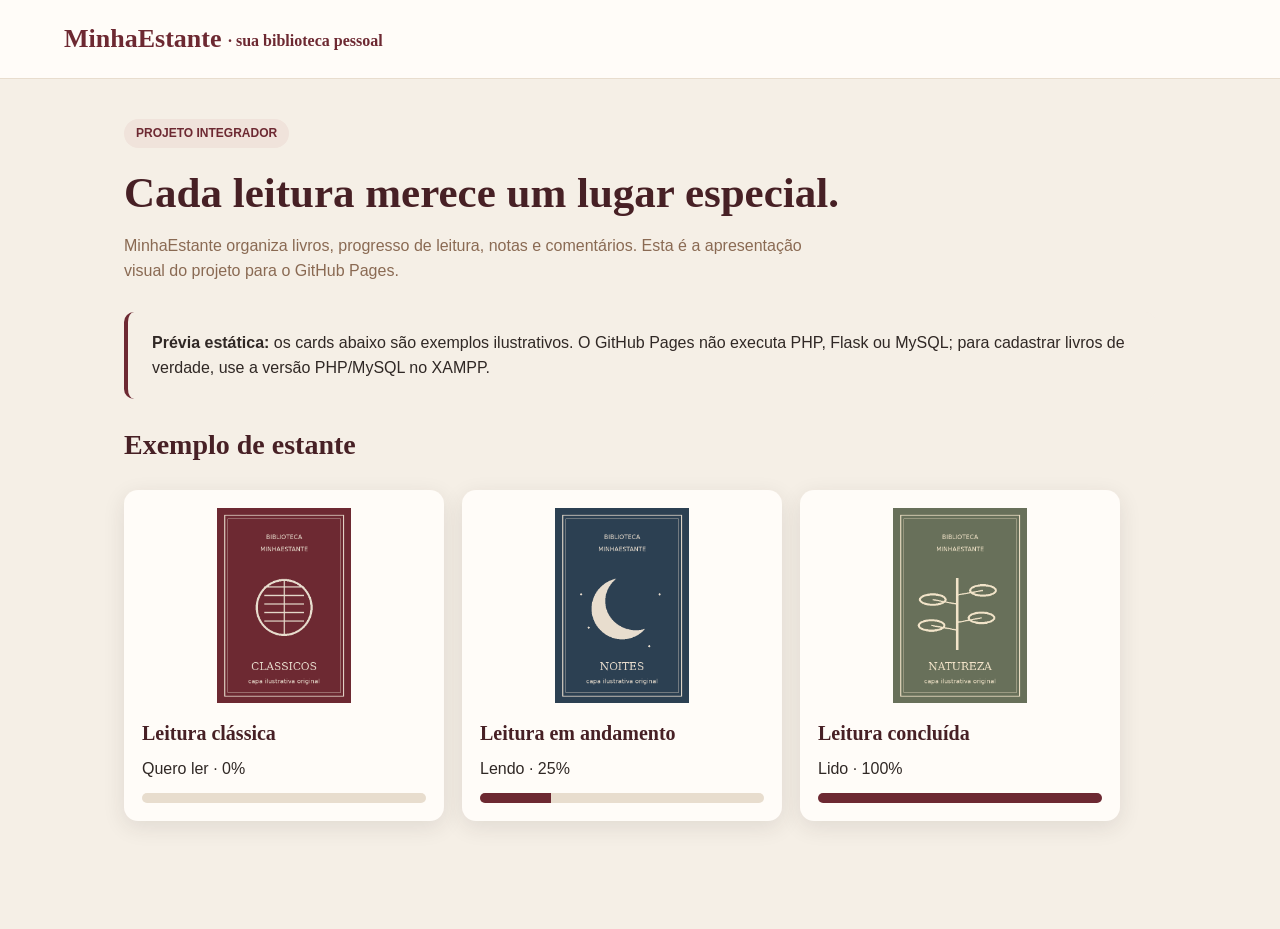
<file: index.html>
<!DOCTYPE html>
<html lang="pt-br">
<head>
  <meta charset="UTF-8">
  <meta name="viewport" content="width=device-width, initial-scale=1.0">
  <title>MinhaEstante | Apresentação do projeto</title>
  <link rel="stylesheet" href="frontend/css/style.css">
  <style>
    .pagina-previa{max-width:1080px;margin:40px auto;padding:0 24px 40px}
    .aviso-previa{padding:18px 24px;background:#f5efe6;border-left:4px solid #6d2932;border-radius:10px;margin:28px 0;color:#302825}
    .livros-previa{display:flex;gap:18px;flex-wrap:wrap;margin:28px 0}
    .livro-previa{background:#fffcf8;border-radius:14px;padding:18px;box-shadow:0 6px 22px #3028251b;flex:1 1 210px;max-width:320px}
    .livro-previa img{width:100%;height:195px;object-fit:contain}
    .livro-previa h3{margin:10px 0}
    .faixa-progresso{height:10px;background:#e8ddce;border-radius:9px;overflow:hidden}
    .faixa-progresso span{display:block;height:100%;background:#6d2932}
  </style>
</head>
<body>
  <header>
    <a class="logo" href="index.html"> MinhaEstante <span>· sua biblioteca pessoal</span></a>
  </header>
  <main class="pagina-previa">
    <section class="hero-conteudo">
      <span class="selo">PROJETO INTEGRADOR</span>
      <h1>Cada leitura merece um lugar especial.</h1>
      <p class="subtitulo">MinhaEstante organiza livros, progresso de leitura, notas e comentários. Esta é a apresentação visual do projeto para o GitHub Pages.</p>
    </section>
    <section class="aviso-previa"><strong>Prévia estática:</strong> os cards abaixo são exemplos ilustrativos. O GitHub Pages não executa PHP, Flask ou MySQL; para cadastrar livros de verdade, use a versão PHP/MySQL no XAMPP.</section>
    <h2>Exemplo de estante</h2>
    <div class="livros-previa">
      <article class="livro-previa"><img src="frontend/img/capas/classica.png" alt="Capa ilustrativa clássica"><h3>Leitura clássica</h3><p>Quero ler · 0%</p><div class="faixa-progresso"><span style="width:0%"></span></div></article>
      <article class="livro-previa"><img src="frontend/img/capas/lua.png" alt="Capa ilustrativa de lua"><h3>Leitura em andamento</h3><p>Lendo · 25%</p><div class="faixa-progresso"><span style="width:25%"></span></div></article>
      <article class="livro-previa"><img src="frontend/img/capas/botanica.png" alt="Capa ilustrativa botânica"><h3>Leitura concluída</h3><p>Lido · 100%</p><div class="faixa-progresso"><span style="width:100%"></span></div></article>
    </div>
  </main>
</body></html>
</file>
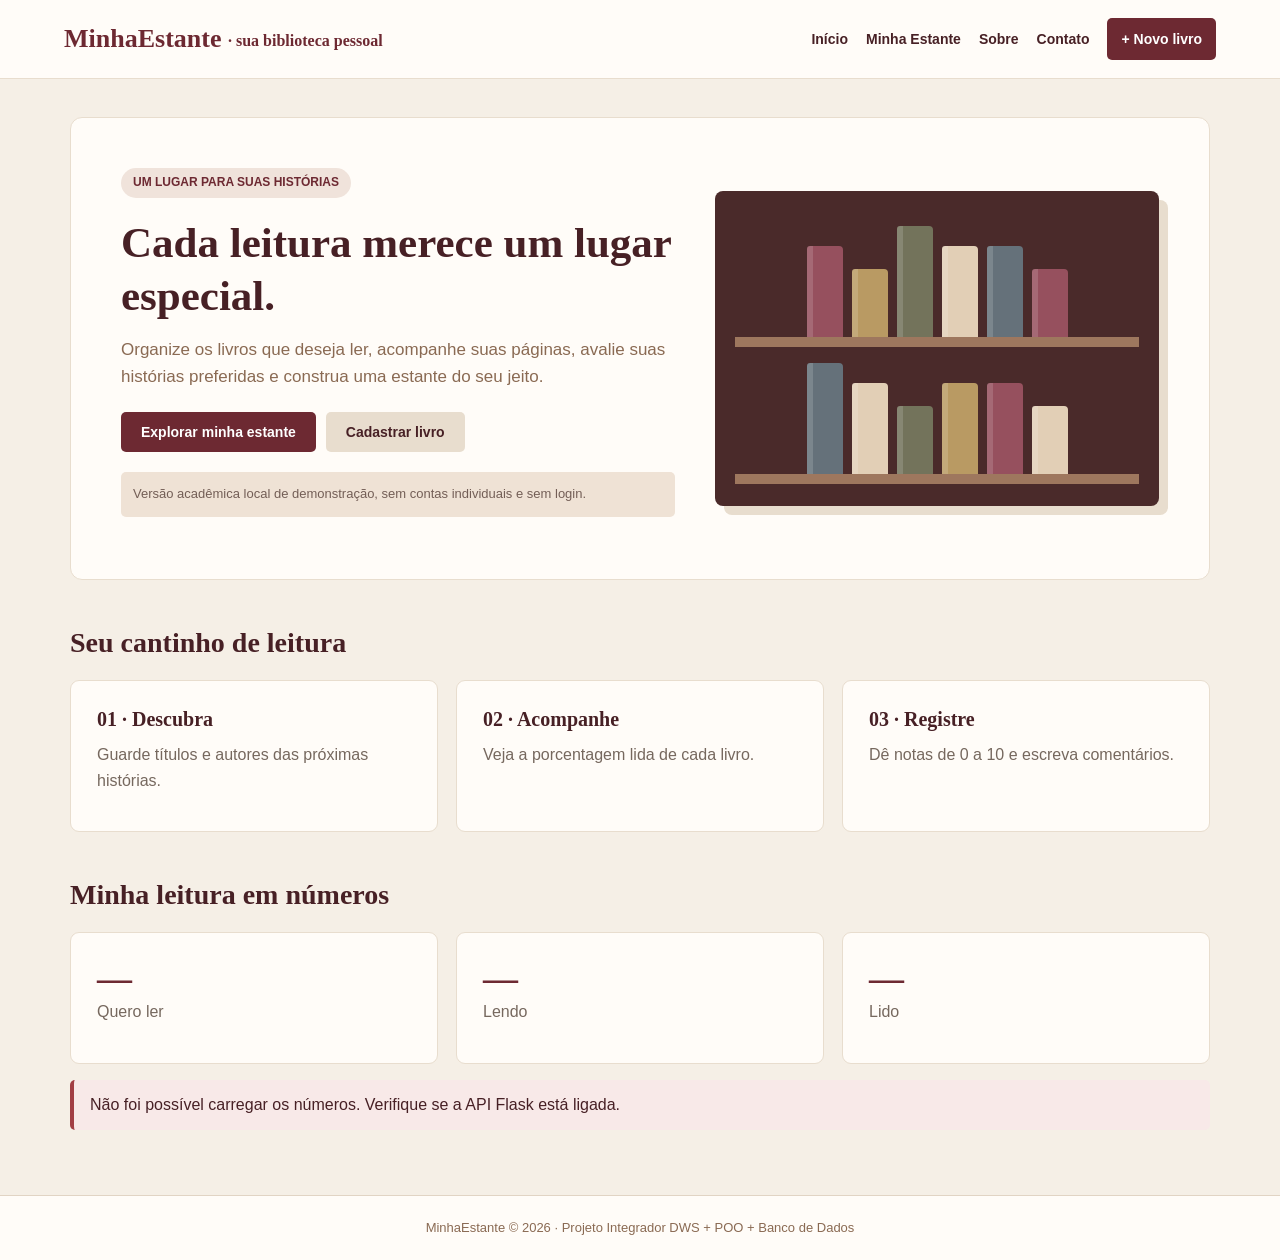
<file: frontend/index.html>
<!DOCTYPE html>
<html lang="pt-br">
<head><meta charset="UTF-8"><meta name="viewport" content="width=device-width, initial-scale=1.0">
  <title>MinhaEstante | Início</title><link rel="stylesheet" href="css/style.css">
</head>
<body data-pagina="inicio">
<header>
  <a class="logo" href="index.html"> MinhaEstante <span>· sua biblioteca pessoal</span></a><nav><a href="index.html">Início</a>
    <a href="estante.html">Minha Estante</a><a href="sobre.html">Sobre</a><a href="contato.html">Contato</a>
    <a class="destaque-menu" href="formulario.html">+ Novo livro</a></nav></header>
<main>
<section class="hero">
  <div class="hero-conteudo">
    <span class="selo">UM LUGAR PARA SUAS HISTÓRIAS</span>
    <h1>Cada leitura merece um lugar especial.</h1><p class="subtitulo">Organize os livros que deseja ler, acompanhe suas páginas, avalie suas histórias preferidas 
      e construa uma estante do seu jeito.</p><div class="linha-botoes"><a class="botao" href="estante.html">Explorar minha estante</a>
        <a class="botao secundario" href="formulario.html">Cadastrar livro</a>
      </div>
    <p class="aviso">Versão acadêmica local de demonstração, sem contas individuais e sem login.</p>
  </div>
  <div class="hero-ilustra" aria-label="Ilustração de duas prateleiras de livros">
    <div class="prateleira">
      <i class="livro-decorativo vinho"></i>
      <i class="livro-decorativo baixo ocre"></i>
      <i class="livro-decorativo alto oliva"></i>
      <i class="livro-decorativo creme"></i>
      <i class="livro-decorativo azul"></i>
      <i class="livro-decorativo baixo vinho"></i>
    </div><div class="prateleira"><i class="livro-decorativo alto azul"></i>
      <i class="livro-decorativo creme"></i><i class="livro-decorativo baixo oliva"></i>
      <i class="livro-decorativo ocre"></i><i class="livro-decorativo vinho"></i>
      <i class="livro-decorativo baixo creme"></i>
    </div>
  </div>
</section>
<section class="secao">
  <h2>Seu cantinho de leitura</h2>
  <div class="cartoes"><article class="cartao-info">
    <h3>01 · Descubra</h3>
    <p>Guarde títulos e autores das próximas histórias.</p>
  </article><article class="cartao-info">
    <h3>02 · Acompanhe</h3>
    <p>Veja a porcentagem lida de cada livro.</p>
  </article>
    <article class="cartao-info">
      <h3>03 · Registre</h3>
      <p>Dê notas de 0 a 10 e escreva comentários.</p>
    </article>
  </div>
</section>
<section class="secao">
  <h2>Minha leitura em números</h2>
  <div class="cartoes">
    <article class="cartao-info">
      <div class="numero" id="numero-quero">—</div><p>Quero ler</p></article><article class="cartao-info"><div class="numero" id="numero-lendo">—</div>
        <p>Lendo</p>
      </article>
    <article class="cartao-info">
      <div class="numero" id="numero-lido">—</div><p>Lido</p>
    </article>
  </div>
  <p id="mensagem-inicio" class="mensagem escondido">
        
      </p>
</section>
</main><footer>MinhaEstante © 2026 · Projeto Integrador DWS + POO + Banco de Dados </footer><script src="js/app.js"></script></body></html>
</file>
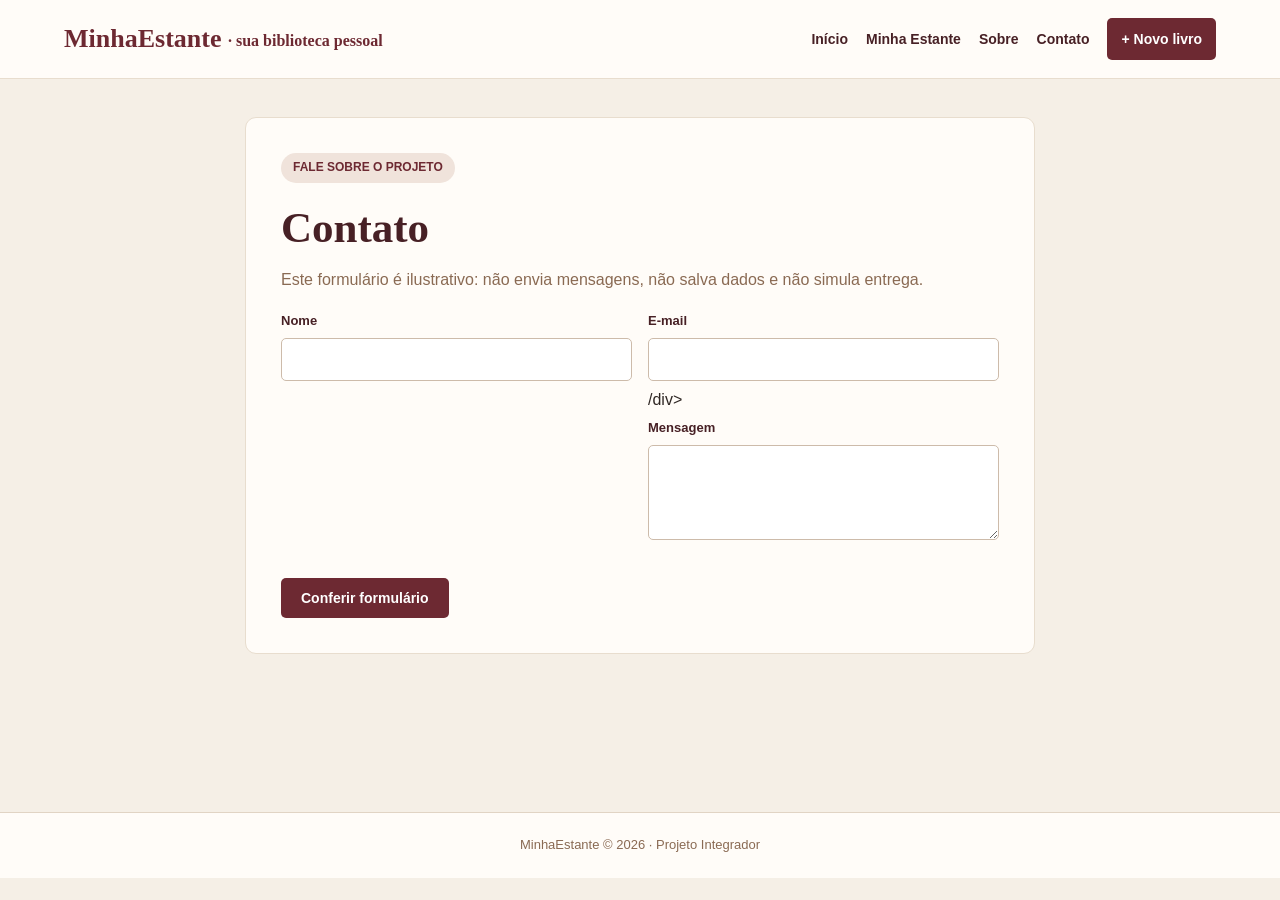
<file: frontend/contato.html>
<!DOCTYPE html><html lang="pt-br">
  <head>
    <meta charset="UTF-8">
    <meta name="viewport" content="width=device-width, initial-scale=1.0">
    <title>MinhaEstante | Contato</title>
    <link rel="stylesheet" href="css/style.css">
  </head>
  <body data-pagina="contato">
<header>
  <a class="logo" href="index.html"> MinhaEstante <span>· sua biblioteca pessoal</span></a>
  <nav>
    <a href="index.html">Início</a>
    <a href="estante.html">Minha Estante</a>
    <a href="sobre.html">Sobre</a>
    <a href="contato.html">Contato</a>
    <a class="destaque-menu" href="formulario.html">+ Novo livro</a>
  </nav>
</header>
<main>
  <section class="caixa">
  <span class="selo">FALE SOBRE O PROJETO</span> 
    <h1>Contato</h1>
    <p class="subtitulo">Este formulário é ilustrativo: não envia mensagens, não salva dados e não simula entrega.</p>
    <form id="form-contato">
      <div class="form-grid">
        <div class="campo">
          <label for="nome">Nome</label>
          <input id="nome" required>
        </div>
        <div class="campo">
          <label for="email">E-mail</label>
          <input id="email" type="email" required>
        /div><div class="campo largura-toda">
          <label for="mensagem">Mensagem</label>
          <textarea id="mensagem" required></textarea>
        </div>
      </div>
        <div class="linha-botoes">
          <button type="submit" class="botao">Conferir formulário</button>
        </div>
    </form><p id="mensagem-contato" class="mensagem escondido"></p>
  </section>
</main>
    <footer>MinhaEstante © 2026 · Projeto Integrador</footer><script src="js/app.js"></script> 
  </body>
</html>
</file>
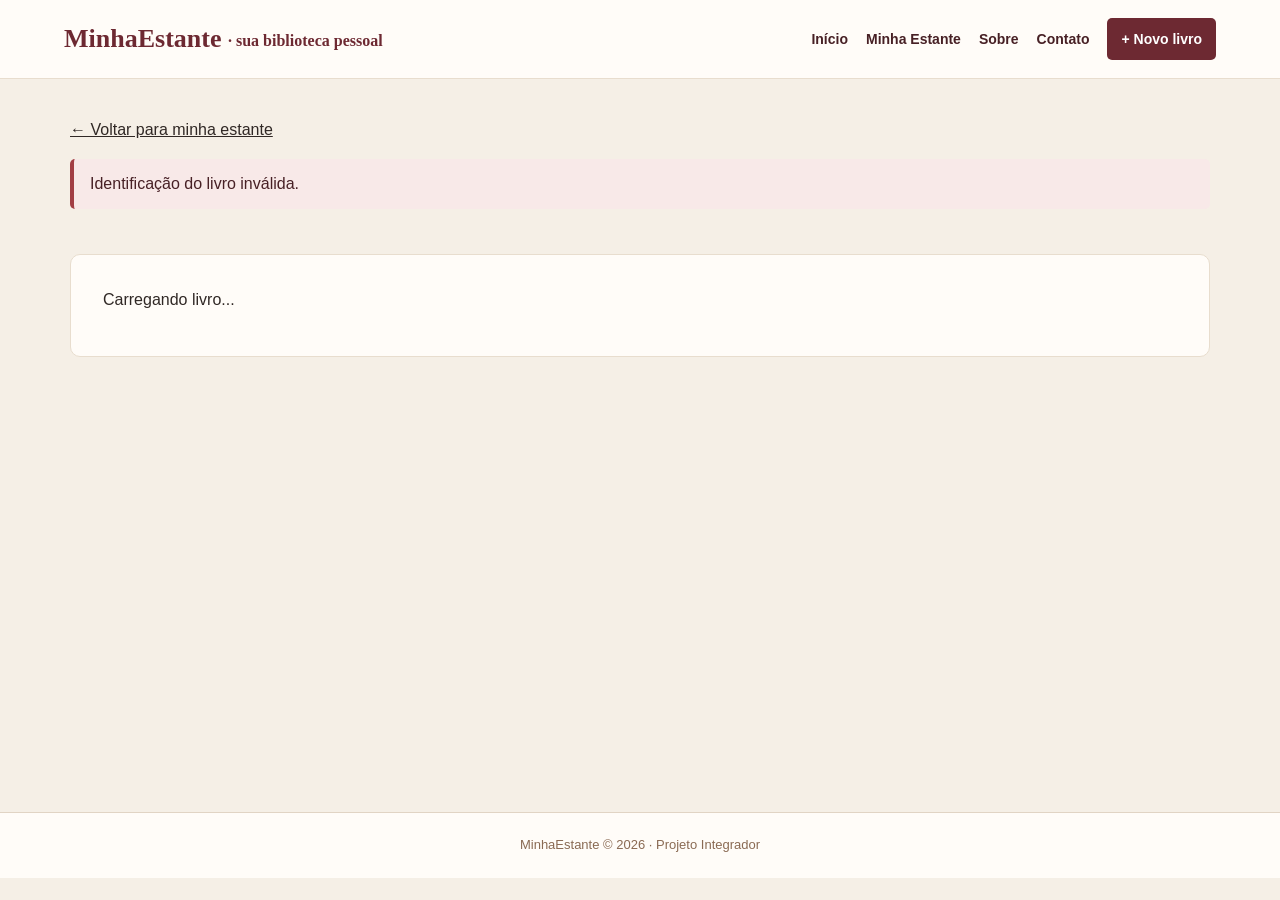
<file: frontend/detalhes.html>
<!DOCTYPE html><html lang="pt-br">
  <head>
  <meta charset="UTF-8">
    <meta name="viewport" content="width=device-width, initial-scale=1.0">
    <title>MinhaEstante | Detalhes</title>
    <link rel="stylesheet" href="css/style.css">
  </head>
  <body data-pagina="detalhes">
<header> 
  <a class="logo" href="index.html"> MinhaEstante <span>· sua biblioteca pessoal</span>
  </a>
  <nav>
    <a href="index.html">Início</a>
    <a href="estante.html">Minha Estante</a>
    <a href="sobre.html">Sobre</a>
    <a href="contato.html">Contato</a>
    <a class="destaque-menu" href="formulario.html">+ Novo livro</a>
  </nav>
</header>
<main>
  <a href="estante.html">← Voltar para minha estante</a>
  <p id="mensagem-detalhes" class="mensagem escondido">
    
  </p><section class="detalhes secao" id="painel-detalhes">
    <p>Carregando livro...</p>
  </section>
</main>
    <footer>MinhaEstante © 2026 · Projeto Integrador</footer>
    <script src="js/app.js"></script>
  </body>
</html>
</file>
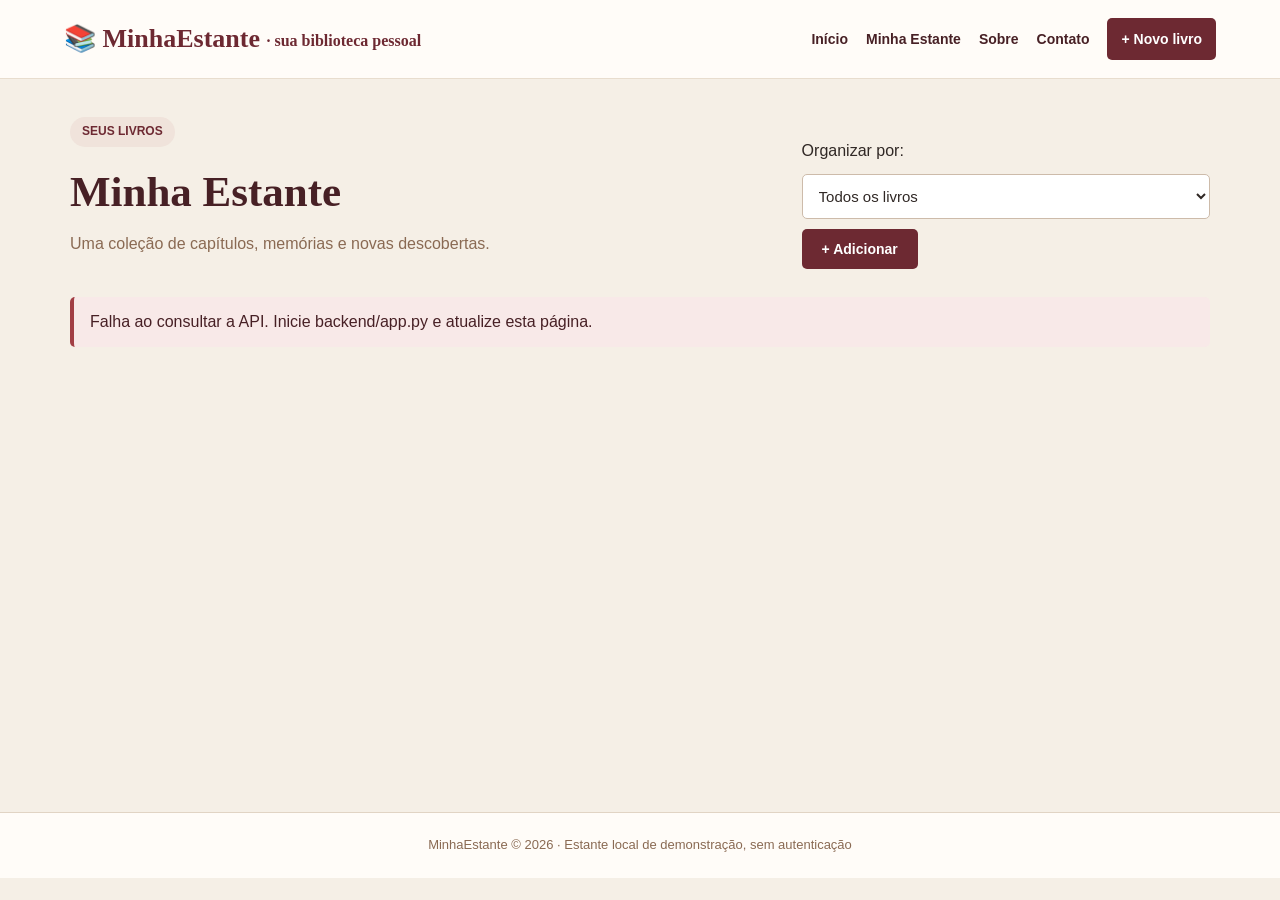
<file: frontend/estante.html>
<!DOCTYPE html><html lang="pt-br"><head><meta charset="UTF-8"><meta name="viewport" content="width=device-width, initial-scale=1.0"><title>MinhaEstante | Livros</title><link rel="stylesheet" href="css/style.css"></head><body data-pagina="estante">
<header><a class="logo" href="index.html">📚 MinhaEstante <span>· sua biblioteca pessoal</span></a><nav><a href="index.html">Início</a><a href="estante.html">Minha Estante</a><a href="sobre.html">Sobre</a><a href="contato.html">Contato</a><a class="destaque-menu" href="formulario.html">+ Novo livro</a></nav></header>
<main><section class="topo-pagina"><div><span class="selo">SEUS LIVROS</span><h1>Minha Estante</h1><p class="subtitulo">Uma coleção de capítulos, memórias e novas descobertas.</p></div><div class="filtro"><label for="filtro">Organizar por:</label><select id="filtro"><option value="Todos">Todos os livros</option><option value="Quero ler">Quero ler</option><option value="Lendo">Lendo</option><option value="Lido">Lido</option></select><a class="botao" href="formulario.html">+ Adicionar</a></div></section><p class="mensagem escondido" id="mensagem-estante"></p><section class="estante-grid" id="lista-livros" aria-label="Livros cadastrados"><div class="vazio"><p>Carregando sua estante...</p></div></section></main>
<footer>MinhaEstante © 2026 · Estante local de demonstração, sem autenticação</footer><script src="js/app.js"></script></body></html>
</file>
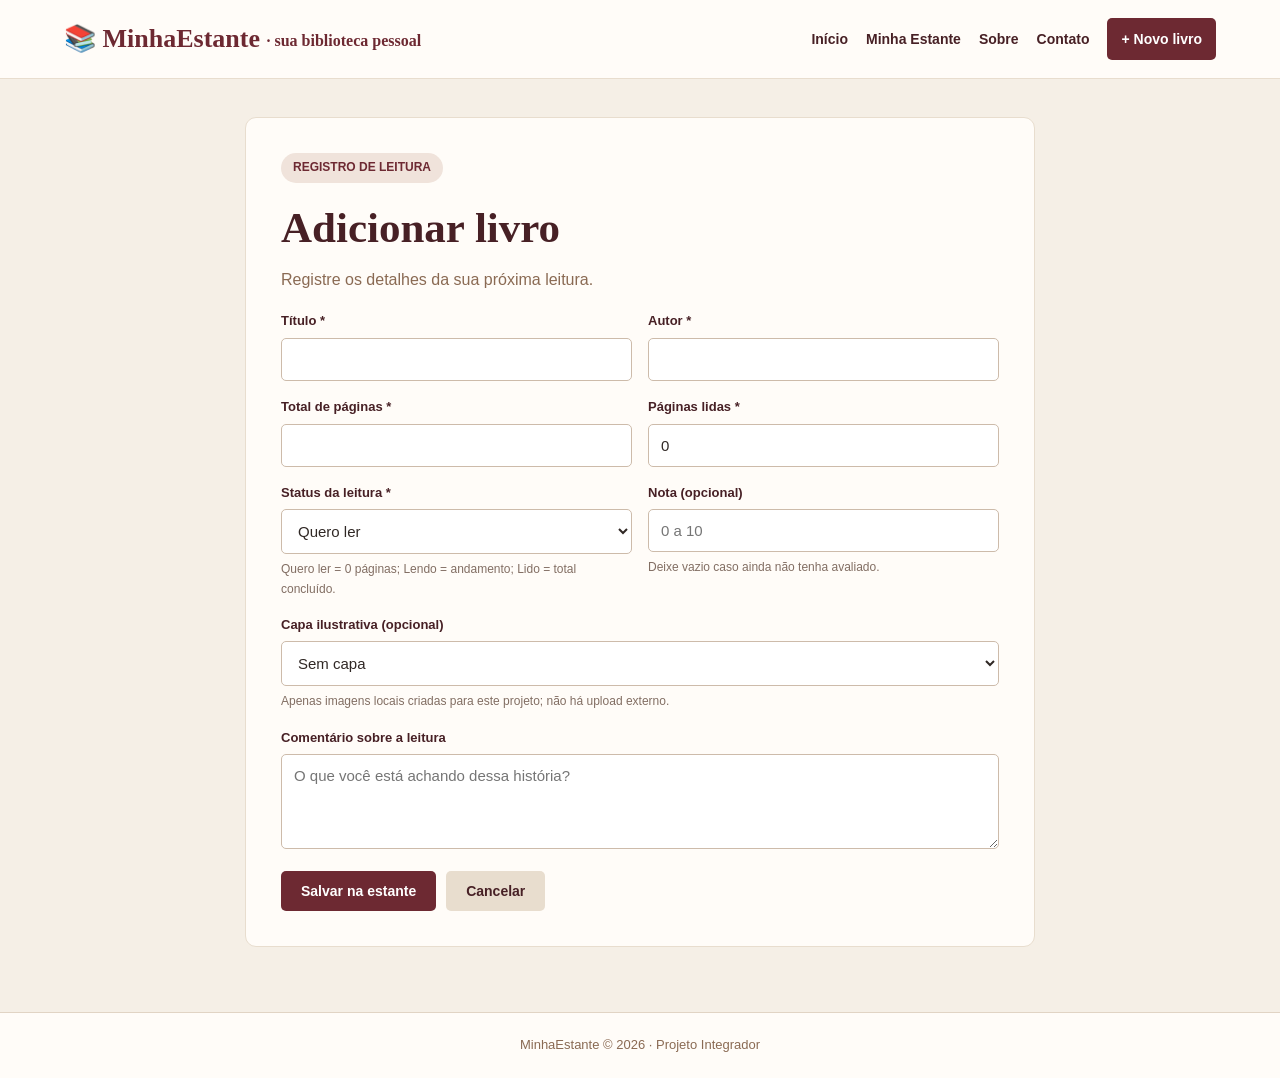
<file: frontend/formulario.html>
<!DOCTYPE html><html lang="pt-br"><head><meta charset="UTF-8"><meta name="viewport" content="width=device-width, initial-scale=1.0"><title>MinhaEstante | Cadastro</title><link rel="stylesheet" href="css/style.css"></head><body data-pagina="formulario">
<header><a class="logo" href="index.html">📚 MinhaEstante <span>· sua biblioteca pessoal</span></a><nav><a href="index.html">Início</a><a href="estante.html">Minha Estante</a><a href="sobre.html">Sobre</a><a href="contato.html">Contato</a><a class="destaque-menu" href="formulario.html">+ Novo livro</a></nav></header>
<main><section class="caixa"><span class="selo">REGISTRO DE LEITURA</span><h1 id="titulo-formulario">Adicionar livro</h1><p class="subtitulo">Registre os detalhes da sua próxima leitura.</p><p id="mensagem-formulario" class="mensagem escondido"></p><form id="form-livro"><div class="form-grid">
<div class="campo"><label for="titulo">Título *</label><input id="titulo" maxlength="150" required></div><div class="campo"><label for="autor">Autor *</label><input id="autor" maxlength="100" required></div>
<div class="campo"><label for="total_paginas">Total de páginas *</label><input id="total_paginas" type="number" min="1" step="1" required></div><div class="campo"><label for="paginas_lidas">Páginas lidas *</label><input id="paginas_lidas" type="number" min="0" step="1" value="0" required></div>
<div class="campo"><label for="status">Status da leitura *</label><select id="status" required><option>Quero ler</option><option>Lendo</option><option>Lido</option></select><small class="campo-ajuda">Quero ler = 0 páginas; Lendo = andamento; Lido = total concluído.</small></div>
<div class="campo"><label for="nota">Nota (opcional)</label><input id="nota" type="number" min="0" max="10" step="0.5" placeholder="0 a 10"><small class="campo-ajuda">Deixe vazio caso ainda não tenha avaliado.</small></div>
<div class="campo largura-toda"><label for="capa">Capa ilustrativa (opcional)</label><select id="capa"><option value="">Sem capa</option><option value="img/capas/classica.png">Clássica · vinho</option><option value="img/capas/lua.png">Noite · azul</option><option value="img/capas/botanica.png">Botânica · oliva</option></select><small class="campo-ajuda">Apenas imagens locais criadas para este projeto; não há upload externo.</small></div>
<div class="campo largura-toda"><label for="comentario">Comentário sobre a leitura</label><textarea id="comentario" maxlength="800" placeholder="O que você está achando dessa história?"></textarea></div></div><div class="linha-botoes"><button class="botao" id="botao-salvar" type="submit">Salvar na estante</button><a class="botao secundario" href="estante.html">Cancelar</a></div></form></section></main><footer>MinhaEstante © 2026 · Projeto Integrador</footer><script src="js/app.js"></script></body></html>
</file>
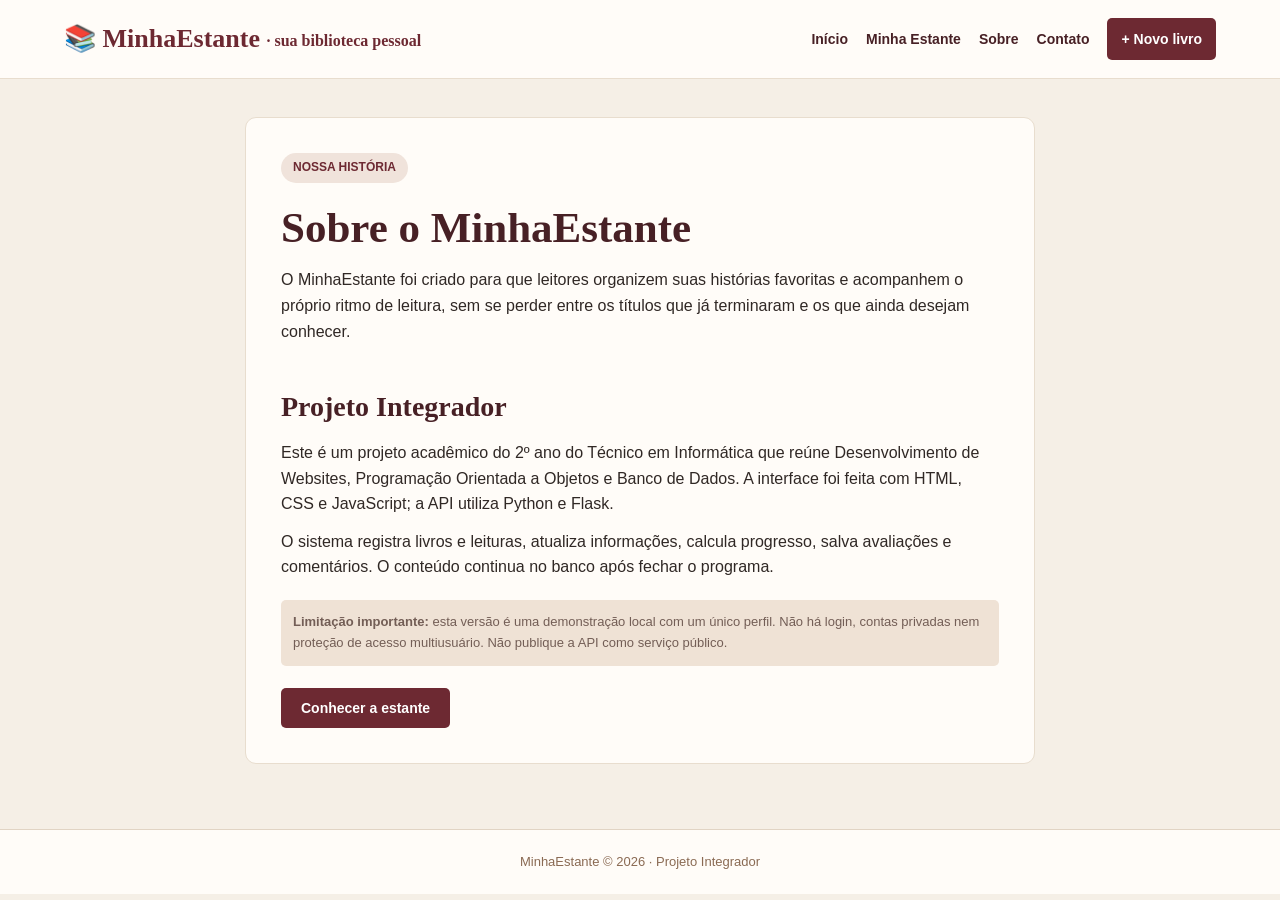
<file: frontend/sobre.html>
<!DOCTYPE html><html lang="pt-br"><head><meta charset="UTF-8"><meta name="viewport" content="width=device-width, initial-scale=1.0">
  <title>MinhaEstante | Sobre</title><link rel="stylesheet" href="css/style.css"></head><body data-pagina="sobre">
<header>
  <a class="logo" href="index.html">📚 MinhaEstante <span>· sua biblioteca pessoal</span>
  </a><nav><a href="index.html">Início</a><a href="estante.html">Minha Estante</a>
    <a href="sobre.html">Sobre</a><a href="contato.html">Contato</a>
    <a class="destaque-menu" href="formulario.html">+ Novo livro</a>
  </nav>
</header>
<main>
  <section class="caixa"><span class="selo">NOSSA HISTÓRIA</span>
    <h1>Sobre o MinhaEstante</h1>
    <p>O MinhaEstante foi criado para que leitores organizem suas histórias favoritas e acompanhem o próprio ritmo de leitura, 
      sem se perder entre os títulos que já terminaram e os que ainda desejam conhecer.</p>
    <h2 class="secao">Projeto Integrador</h2>
    <p>Este é um projeto  acadêmico do 2º ano do  Técnico em Informática que reúne Desenvolvimento de Websites, Programação Orientada a Objetos e Banco de Dados.
        A interface foi feita com HTML, CSS e JavaScript; a API utiliza Python e Flask.</p>
    <p>O sistema registra livros e leituras, atualiza informações, calcula progresso, salva avaliações e comentários. O conteúdo continua no banco após fechar 
      o programa.</p>
    <p class="aviso">
      <strong>Limitação importante:</strong> esta versão é uma demonstração local com um único perfil. Não há login, contas privadas nem proteção de acesso 
      multiusuário. Não publique a API como serviço público.</p><div class="linha-botoes"><a class="botao" href="estante.html">Conhecer a estante</a>
      </div>
  </section></main><footer>MinhaEstante © 2026 · Projeto Integrador</footer></body></html>
</file>
<file: frontend/css/style.css>
/* MinhaEstante: CSS externo, Flexbox e media queries (DWS). */
* { box-sizing: border-box; margin: 0; padding: 0; }
body { font-family: Arial, Helvetica, sans-serif; background: #F5EFE6; color: #302825; line-height: 1.6; }
a { color: inherit; }
header { background: #FFFCF8; border-bottom: 1px solid #E8DDCE; padding: 18px 5%; display: flex; flex-wrap: wrap; align-items: center; justify-content: space-between; gap: 20px; }
.logo { text-decoration: none; font-family: Georgia, 'Times New Roman', serif; font-size: 26px; color: #6D2932; font-weight: bold; }
.logo span { font-size: 16px; vertical-align: middle; }
nav { display: flex; gap: 18px; flex-wrap: wrap; align-items: center; }
nav a { color: #472025; text-decoration: none; font-size: 14px; font-weight: bold; padding: 8px 0; }
nav a:hover { color: #8A6A53; text-decoration: underline; }
nav a.destaque-menu { background: #6D2932; color: white; padding: 10px 14px; border-radius: 5px; }
nav a.destaque-menu:hover { background: #472025; text-decoration: none; }
main { width: 90%; max-width: 1140px; min-height: 70vh; margin: 38px auto 65px; }
footer { border-top: 1px solid #e1d4c4; padding: 22px 5%; background: #FFFCF8; text-align: center; color: #8A6A53; font-size: 13px; }
h1, h2, h3 { font-family: Georgia, 'Times New Roman', serif; line-height: 1.25; }
h1 { font-size: 43px; color: #472025; margin-bottom: 13px; }
h2 { font-size: 28px; color: #472025; margin-bottom: 16px; }
h3 { font-size: 20px; color: #472025; margin-bottom: 10px; }
p { margin-bottom: 12px; }
.subtitulo { color: #8A6A53; font-size: 16px; max-width: 690px; }
.selo { display: inline-block; background: #f0e3db; color: #6D2932; padding: 5px 12px; border-radius: 20px; font-size: 12px; font-weight: bold; margin-bottom: 18px; }
.botao, button.botao { display: inline-block; border: none; border-radius: 5px; padding: 12px 20px; font: bold 14px Arial, sans-serif; color: white; background: #6D2932; text-decoration: none; cursor: pointer; text-align: center; }
.botao:hover { background: #472025; }
.botao.secundario { background: #E8DDCE; color: #472025; }
.botao.secundario:hover { background: #d6c6b4; }
.botao.perigo { background: #a23e44; }
.botao.perigo:hover { background: #782b30; }
.linha-botoes { display: flex; gap: 10px; flex-wrap: wrap; align-items: center; margin-top: 22px; }
.hero { display: flex; flex-wrap: wrap; gap: 40px; align-items: center; background: #FFFCF8; border: 1px solid #E8DDCE; border-radius: 12px; padding: 50px; }
.hero-conteudo { flex: 1 1 410px; }
.hero-ilustra { flex: 1 1 300px; min-height: 315px; background: #4a2a2a; border-radius: 8px; padding: 20px; display: flex; flex-direction: column; justify-content: space-around; box-shadow: 9px 9px 0 #E8DDCE; }
.prateleira { display: flex; align-items: flex-end; justify-content: center; gap: 9px; border-bottom: 10px solid #9e775e; padding: 12px 6px 0; }
.livro-decorativo { display: inline-block; width: 36px; height: 91px; border-radius: 3px 4px 0 0; border-left: 6px solid #ffffff25; }
.livro-decorativo.baixo { height: 68px; }
.livro-decorativo.alto { height: 111px; }
.vinho { background: #96505e; }.ocre { background: #b99a63; }.oliva { background: #73735b; }.creme { background: #e2cfb6; }.azul { background: #65717a; }
.hero .subtitulo { font-size: 17px; }
.secao { margin-top: 45px; }
.cartoes { display: flex; gap: 18px; flex-wrap: wrap; margin-top: 20px; }
.cartao-info { flex: 1 1 225px; background: #FFFCF8; padding: 26px; border: 1px solid #E8DDCE; border-radius: 9px; }
.cartao-info p { color: #76685e; }
.numero { color: #6D2932; font: bold 35px Georgia, serif; }
.topo-pagina { display: flex; flex-wrap: wrap; align-items: end; justify-content: space-between; gap: 20px; margin-bottom: 28px; }
.filtro { display: flex; align-items: center; flex-wrap: wrap; gap: 10px; }
.filtro select { min-width: 170px; }
.estante-grid { display: flex; flex-wrap: wrap; gap: 22px; }
.livro-card { background: #FFFCF8; border: 1px solid #E8DDCE; border-radius: 9px; overflow: hidden; width: calc(25% - 17px); display: flex; flex-direction: column; }
.capa-card { height: 230px; background: #e9d8c7; display: flex; align-items: center; justify-content: center; padding: 16px; }
.capa-card img { max-height: 100%; max-width: 100%; border-radius: 3px; box-shadow: 4px 6px 10px #2a1e1940; }
.capa-vazia { background: #d9c3b0; color: #472025; border: 3px solid #a78b75; padding: 18px; font: bold 19px Georgia, serif; text-align: center; max-width: 160px; }
.corpo-card { padding: 18px; display: flex; flex-direction: column; flex: 1; }
.corpo-card h3 { font-size: 19px; margin-bottom: 4px; }
.autor { color: #8A6A53; font-size: 14px; }
.etiqueta { display: inline-block; align-self: flex-start; font-size: 12px; background: #efe3d6; color: #6D2932; border-radius: 12px; padding: 4px 10px; margin: 9px 0; }
.progresso { width: 100%; height: 10px; border-radius: 8px; background: #e5d8cb; overflow: hidden; margin: 7px 0; }
.progresso-preenchido { background: #6D2932; height: 100%; width: 0%; }
.numero-progresso { color: #756157; font-size: 12px; }
.corpo-card .botao { margin-top: auto; }
.caixa { max-width: 790px; margin: 0 auto; background: #FFFCF8; border: 1px solid #E8DDCE; border-radius: 11px; padding: 35px; }
.form-grid { display: flex; flex-wrap: wrap; gap: 16px; margin-top: 18px; }
.campo { display: flex; flex-direction: column; gap: 6px; flex: 1 1 260px; }
.campo.largura-toda { flex: 1 1 100%; }
.campo label { color: #472025; font-weight: bold; font-size: 13px; }
input, select, textarea { width: 100%; padding: 12px; border: 1px solid #cdbbaa; background: #fff; border-radius: 5px; color: #302825; font: 15px Arial, sans-serif; }
input:focus, select:focus, textarea:focus { outline: 2px solid #b89195; }
textarea { min-height: 95px; resize: vertical; }
.campo-ajuda { color: #826e63; font-size: 12px; }
.mensagem { padding: 12px 16px; border-radius: 5px; margin: 16px 0; background: #efe3d6; color: #472025; }
.mensagem.erro { border-left: 4px solid #a23e44; background: #f8e9e8; }
.mensagem.sucesso { border-left: 4px solid #557b53; background: #eaf0e4; }
.escondido { display: none; }
.vazio { background: #FFFCF8; border: 1px dashed #cdbbaa; padding: 40px; text-align: center; border-radius: 10px; width: 100%; }
.detalhes { display: flex; gap: 35px; flex-wrap: wrap; align-items: flex-start; background: #FFFCF8; padding: 32px; border-radius: 10px; border: 1px solid #E8DDCE; }
.detalhes-capa { width: 250px; height: 345px; flex: 0 0 250px; display: flex; align-items: center; justify-content: center; background: #ead9ca; border-radius: 5px; padding: 18px; }
.detalhes-capa img { max-width: 100%; max-height: 100%; box-shadow: 5px 5px 14px #38241d55; }
.detalhes-conteudo { flex: 1 1 310px; }
.detalhes-conteudo .progresso { height: 13px; }
.divisor { border-top: 1px solid #E8DDCE; padding-top: 17px; margin-top: 17px; }
.aviso { font-size: 13px; color: #735e56; background: #efe2d5; padding: 12px; border-radius: 5px; margin-top: 20px; }
@media (max-width: 950px) { .livro-card { width: calc(33.333% - 15px); } .hero { padding: 34px; } }
@media (max-width: 700px) { h1 { font-size: 32px; } main { width: 92%; margin-top: 24px; } header { padding: 16px 4%; } .hero { padding: 24px; } .livro-card { width: calc(50% - 11px); } .caixa { padding: 22px; } }
@media (max-width: 480px) { .livro-card { width: 100%; } .capa-card { height: 255px; } .detalhes-capa { width: 100%; flex: 1 1 100%; } }
</file>
